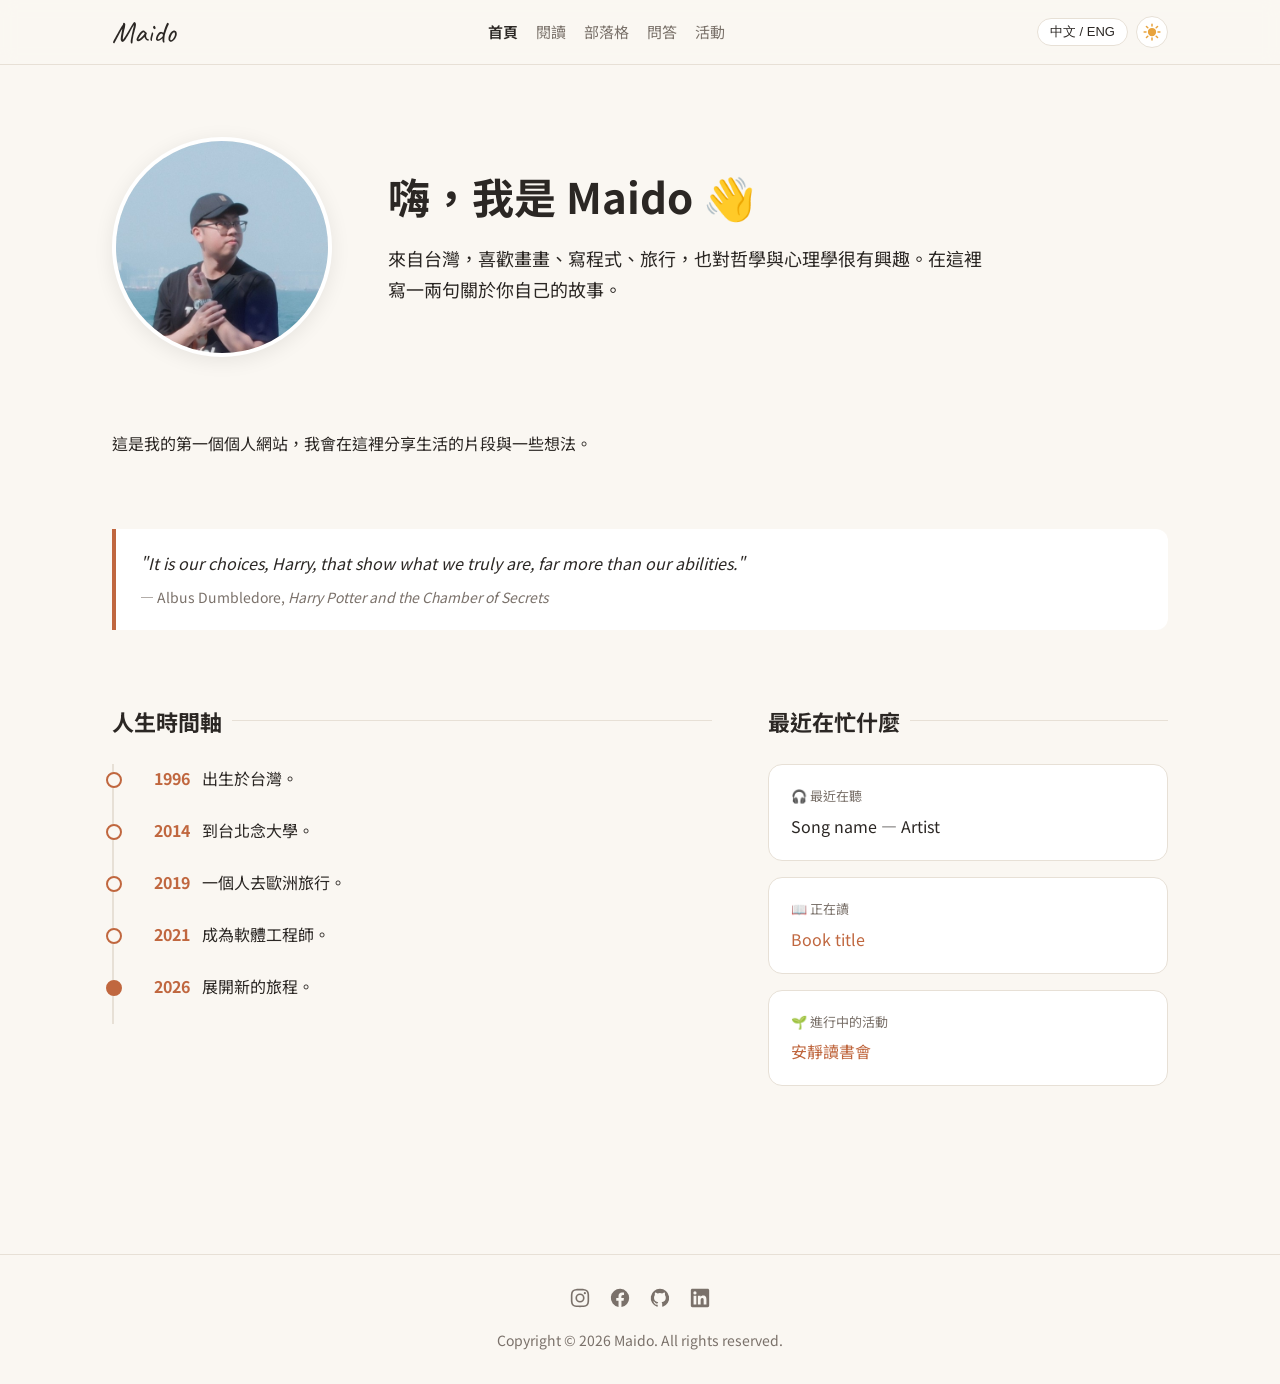
<file: index.html>
<!DOCTYPE html>
<html lang="zh-Hant">
<head>
  <meta charset="UTF-8">
  <meta name="viewport" content="width=device-width, initial-scale=1.0">
  <title>Maido</title>
  <link rel="preconnect" href="https://fonts.googleapis.com">
  <link href="https://fonts.googleapis.com/css2?family=Caveat:wght@600&family=Noto+Sans+TC:wght@400;600;700&display=swap" rel="stylesheet">
  <link rel="icon" href="favicon.svg" type="image/svg+xml">
  <link rel="icon" href="apple-touch-icon.png" type="image/png">
  <link rel="apple-touch-icon" href="apple-touch-icon.png">
  <link rel="stylesheet" href="style.css">
</head>
<body>
  <header></header>

  <main class="container">
    <!-- 自我介紹 -->
    <section class="intro fade-in">
      <!-- 把你的照片放進資料夾，命名為 avatar.jpg -->
      <img class="avatar" src="avatar.jpg" alt="Profile photo">
      <div>
        <h1>
          <span data-lang="zh">嗨，我是 Maido 👋</span>
          <span data-lang="en">Hi, I'm Maido 👋</span>
        </h1>
        <p data-lang="zh">來自台灣，喜歡畫畫、寫程式、旅行，也對哲學與心理學很有興趣。在這裡寫一兩句關於你自己的故事。</p>
        <p data-lang="en">From Taiwan. I love painting, coding and travel, and I'm curious about philosophy and psychology. Write a line or two about yourself here.</p>
      </div>
    </section>

    <!-- 網站目的 -->
    <section class="fade-in">
      <p data-lang="zh">這是我的第一個個人網站，我會在這裡分享生活的片段與一些想法。</p>
      <p data-lang="en">This is my first personal website, where I'll share moments of my life and some thoughts.</p>
    </section>

    <!-- 引言 -->
    <section class="fade-in">
      <blockquote>
        "It is our choices, Harry, that show what we truly are, far more than our abilities."
        <cite>— Albus Dumbledore, <i>Harry Potter and the Chamber of Secrets</i></cite>
      </blockquote>
    </section>

    <!-- 電腦版：左邊時間軸、右邊最近在忙什麼 -->
    <div class="two-col">
    <!-- 時間軸 -->
    <section class="fade-in">
      <h2><span data-lang="zh">人生時間軸</span><span data-lang="en">Life Timeline</span></h2>
      <ul class="timeline">
        <li>
          <span class="year">1996</span>
          <span data-lang="zh">出生於台灣。</span>
          <span data-lang="en">Born in Taiwan.</span>
        </li>
        <li>
          <span class="year">2014</span>
          <span data-lang="zh">到台北念大學。</span>
          <span data-lang="en">Moved to Taipei for university.</span>
        </li>
        <li>
          <span class="year">2019</span>
          <span data-lang="zh">一個人去歐洲旅行。</span>
          <span data-lang="en">Backpacked around Europe.</span>
        </li>
        <li>
          <span class="year">2021</span>
          <span data-lang="zh">成為軟體工程師。</span>
          <span data-lang="en">Started working as a software engineer.</span>
        </li>
        <li class="now">
          <span class="year">2026</span>
          <span data-lang="zh">展開新的旅程。</span>
          <span data-lang="en">Starting a new chapter.</span>
        </li>
      </ul>
    </section>

    <!-- 最近在做 -->
    <section class="fade-in">
      <h2><span data-lang="zh">最近在忙什麼</span><span data-lang="en">What I'm Into Lately</span></h2>
      <div class="grid">
        <div class="card">
          <div class="label">🎧 <span data-lang="zh">最近在聽</span><span data-lang="en">Listening to</span></div>
          <div>Song name — Artist</div>
        </div>
        <div class="card">
          <div class="label">📖 <span data-lang="zh">正在讀</span><span data-lang="en">Now reading</span></div>
          <a href="reading.html">Book title</a>
        </div>
        <div class="card">
          <div class="label">🌱 <span data-lang="zh">進行中的活動</span><span data-lang="en">Ongoing activity</span></div>
          <a href="activities.html"><span data-lang="zh">安靜讀書會</span><span data-lang="en">Quiet reading club</span></a>
        </div>
      </div>
    </section>
    </div>
  </main>

  <footer></footer>
  <script src="script.js"></script>
</body>
</html>
</file>
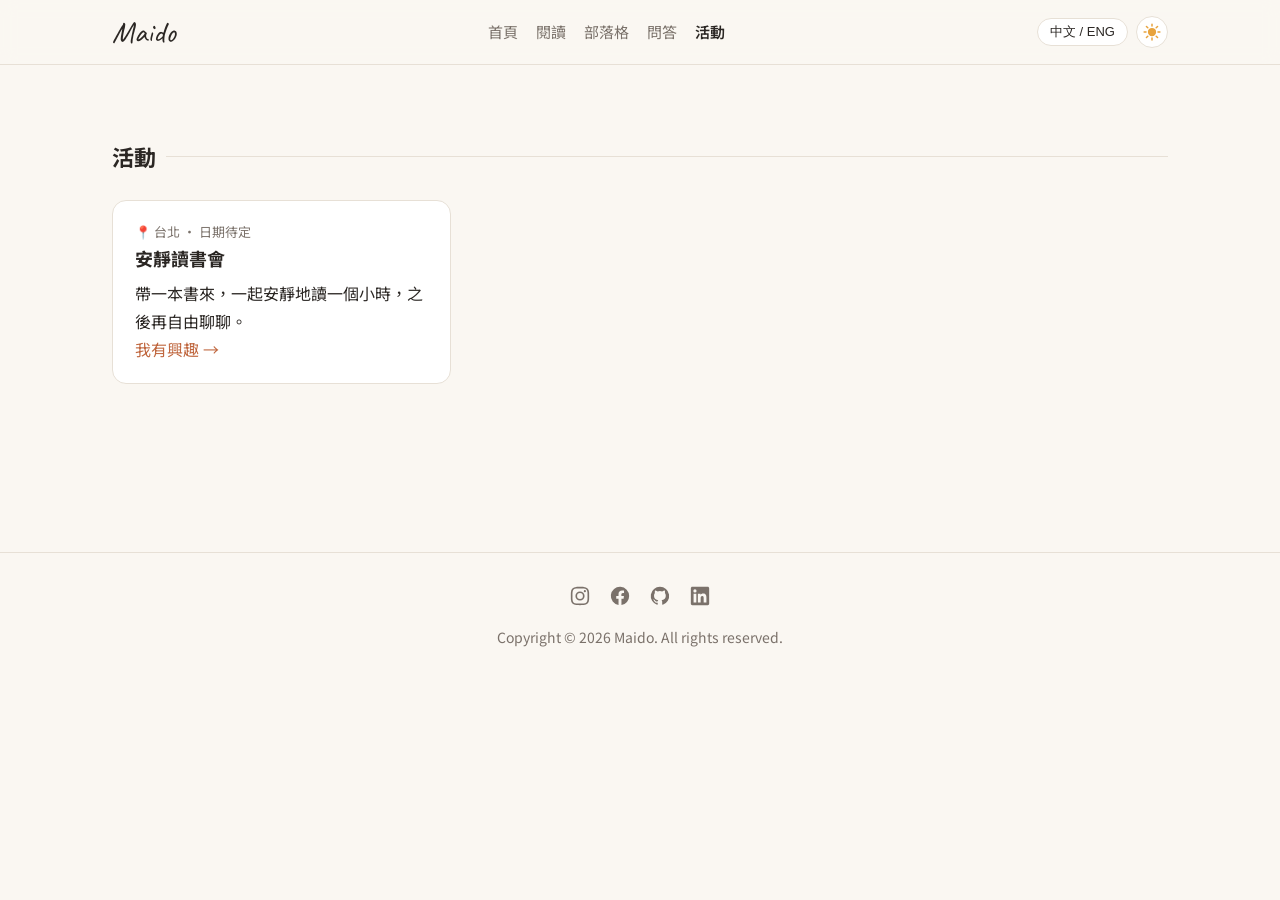
<file: activities.html>
<!DOCTYPE html>
<html lang="zh-Hant">
<head>
  <meta charset="UTF-8">
  <meta name="viewport" content="width=device-width, initial-scale=1.0">
  <title>Activities · Maido</title>
  <link rel="preconnect" href="https://fonts.googleapis.com">
  <link href="https://fonts.googleapis.com/css2?family=Caveat:wght@600&family=Noto+Sans+TC:wght@400;600;700&display=swap" rel="stylesheet">
  <link rel="icon" href="favicon.svg" type="image/svg+xml">
  <link rel="icon" href="apple-touch-icon.png" type="image/png">
  <link rel="apple-touch-icon" href="apple-touch-icon.png">
  <link rel="stylesheet" href="style.css">
</head>
<body>
  <header></header>

  <main class="container">
    <section class="fade-in">
      <h2><span data-lang="zh">活動</span><span data-lang="en">Activities</span></h2>
      <ul class="list">
        <li class="card">
          <div class="meta">📍 <span data-lang="zh">台北 · 日期待定</span><span data-lang="en">Taipei · Date TBD</span></div>
          <h3>
            <span data-lang="zh">安靜讀書會</span>
            <span data-lang="en">Quiet Reading Club</span>
          </h3>
          <p data-lang="zh">帶一本書來，一起安靜地讀一個小時，之後再自由聊聊。</p>
          <p data-lang="en">Bring a book, read quietly together for an hour, then chat if you like.</p>
          <p><a href="#"><span data-lang="zh">我有興趣 →</span><span data-lang="en">I'm interested →</span></a></p>
        </li>
      </ul>
    </section>
  </main>

  <footer></footer>
  <script src="script.js"></script>
</body>
</html>
</file>
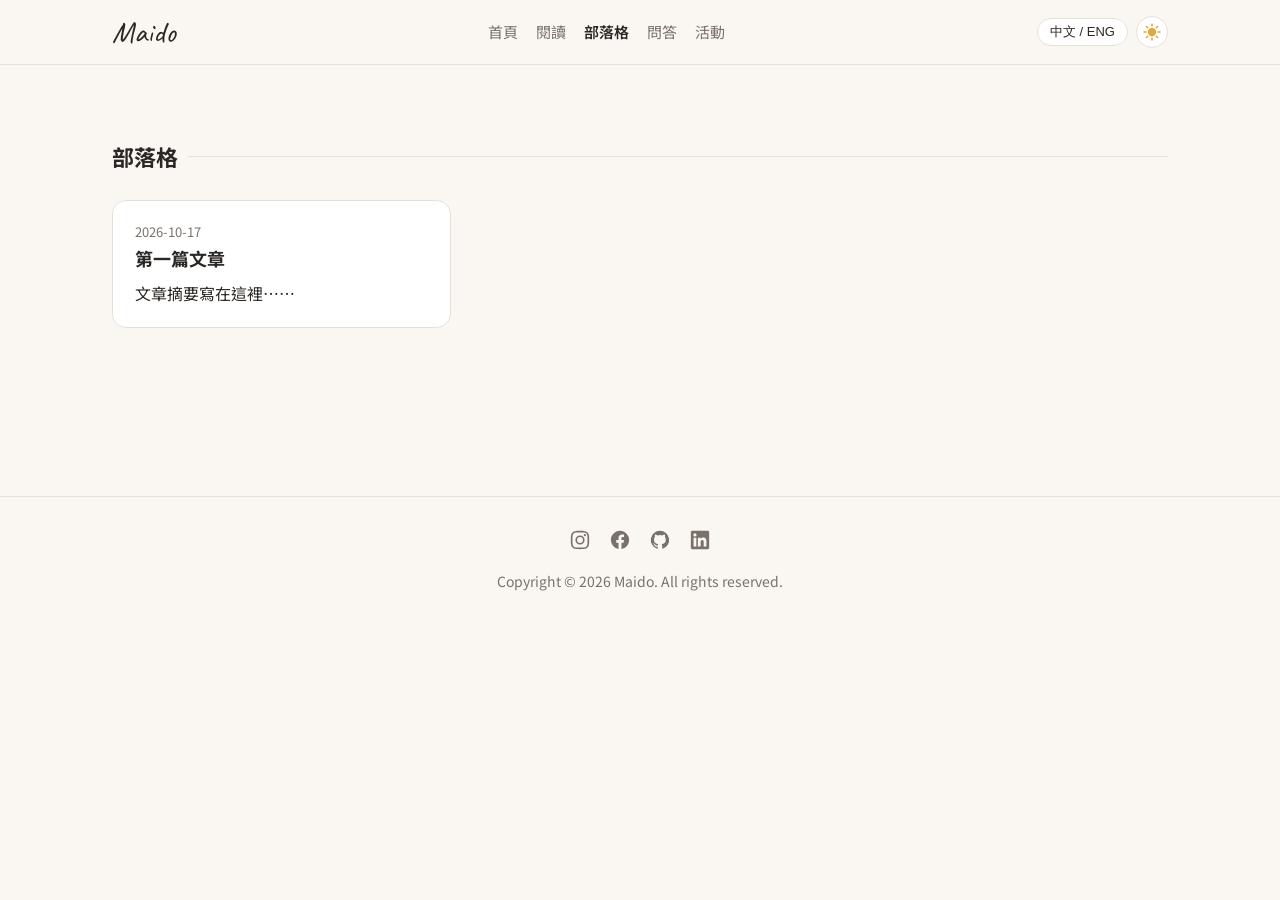
<file: blog.html>
<!DOCTYPE html>
<html lang="zh-Hant">
<head>
  <meta charset="UTF-8">
  <meta name="viewport" content="width=device-width, initial-scale=1.0">
  <title>Blog · Maido</title>
  <link rel="preconnect" href="https://fonts.googleapis.com">
  <link href="https://fonts.googleapis.com/css2?family=Caveat:wght@600&family=Noto+Sans+TC:wght@400;600;700&display=swap" rel="stylesheet">
  <link rel="icon" href="favicon.svg" type="image/svg+xml">
  <link rel="icon" href="apple-touch-icon.png" type="image/png">
  <link rel="apple-touch-icon" href="apple-touch-icon.png">
  <link rel="stylesheet" href="style.css">
</head>
<body>
  <header></header>

  <main class="container">
    <section class="fade-in">
      <h2><span data-lang="zh">部落格</span><span data-lang="en">Blog</span></h2>
      <ul class="list">
        <li class="card">
          <div class="meta">2026-10-17</div>
          <h3>
            <span data-lang="zh">第一篇文章</span>
            <span data-lang="en">My First Post</span>
          </h3>
          <p data-lang="zh">文章摘要寫在這裡……</p>
          <p data-lang="en">A short summary of the post…</p>
        </li>
      </ul>
    </section>
  </main>

  <footer></footer>
  <script src="script.js"></script>
</body>
</html>
</file>
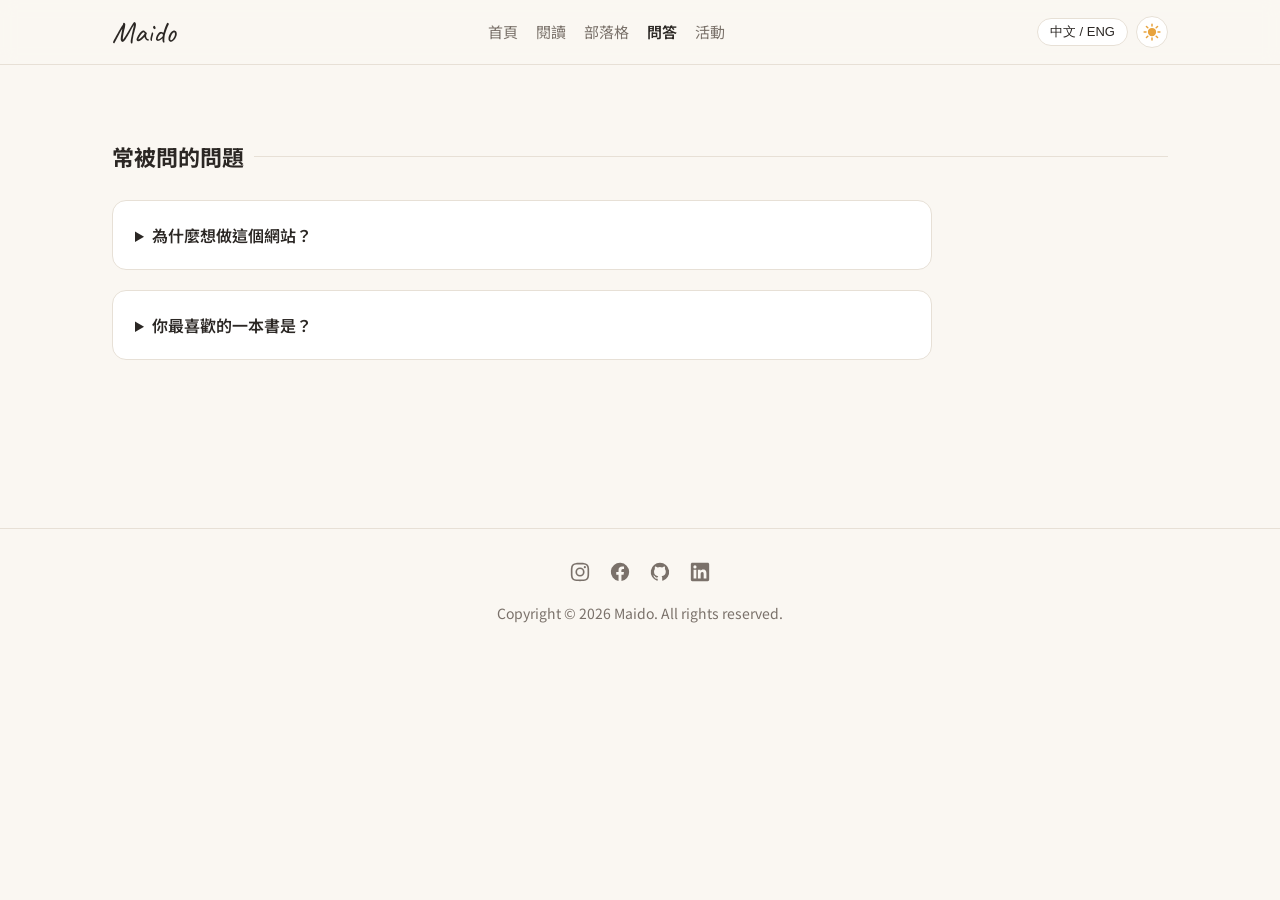
<file: questions.html>
<!DOCTYPE html>
<html lang="zh-Hant">
<head>
  <meta charset="UTF-8">
  <meta name="viewport" content="width=device-width, initial-scale=1.0">
  <title>Questions · Maido</title>
  <link rel="preconnect" href="https://fonts.googleapis.com">
  <link href="https://fonts.googleapis.com/css2?family=Caveat:wght@600&family=Noto+Sans+TC:wght@400;600;700&display=swap" rel="stylesheet">
  <link rel="icon" href="favicon.svg" type="image/svg+xml">
  <link rel="icon" href="apple-touch-icon.png" type="image/png">
  <link rel="apple-touch-icon" href="apple-touch-icon.png">
  <link rel="stylesheet" href="style.css">
</head>
<body>
  <header></header>

  <main class="container">
    <section class="fade-in">
      <h2><span data-lang="zh">常被問的問題</span><span data-lang="en">Questions</span></h2>
      <div class="list single">
        <details class="card">
          <summary>
            <span data-lang="zh">為什麼想做這個網站？</span>
            <span data-lang="en">Why did you make this website?</span>
          </summary>
          <p data-lang="zh">在這裡寫下你的回答。</p>
          <p data-lang="en">Write your answer here.</p>
        </details>
        <details class="card">
          <summary>
            <span data-lang="zh">你最喜歡的一本書是？</span>
            <span data-lang="en">What's your favorite book?</span>
          </summary>
          <p data-lang="zh">在這裡寫下你的回答。</p>
          <p data-lang="en">Write your answer here.</p>
        </details>
      </div>
    </section>
  </main>

  <footer></footer>
  <script src="script.js"></script>
</body>
</html>
</file>
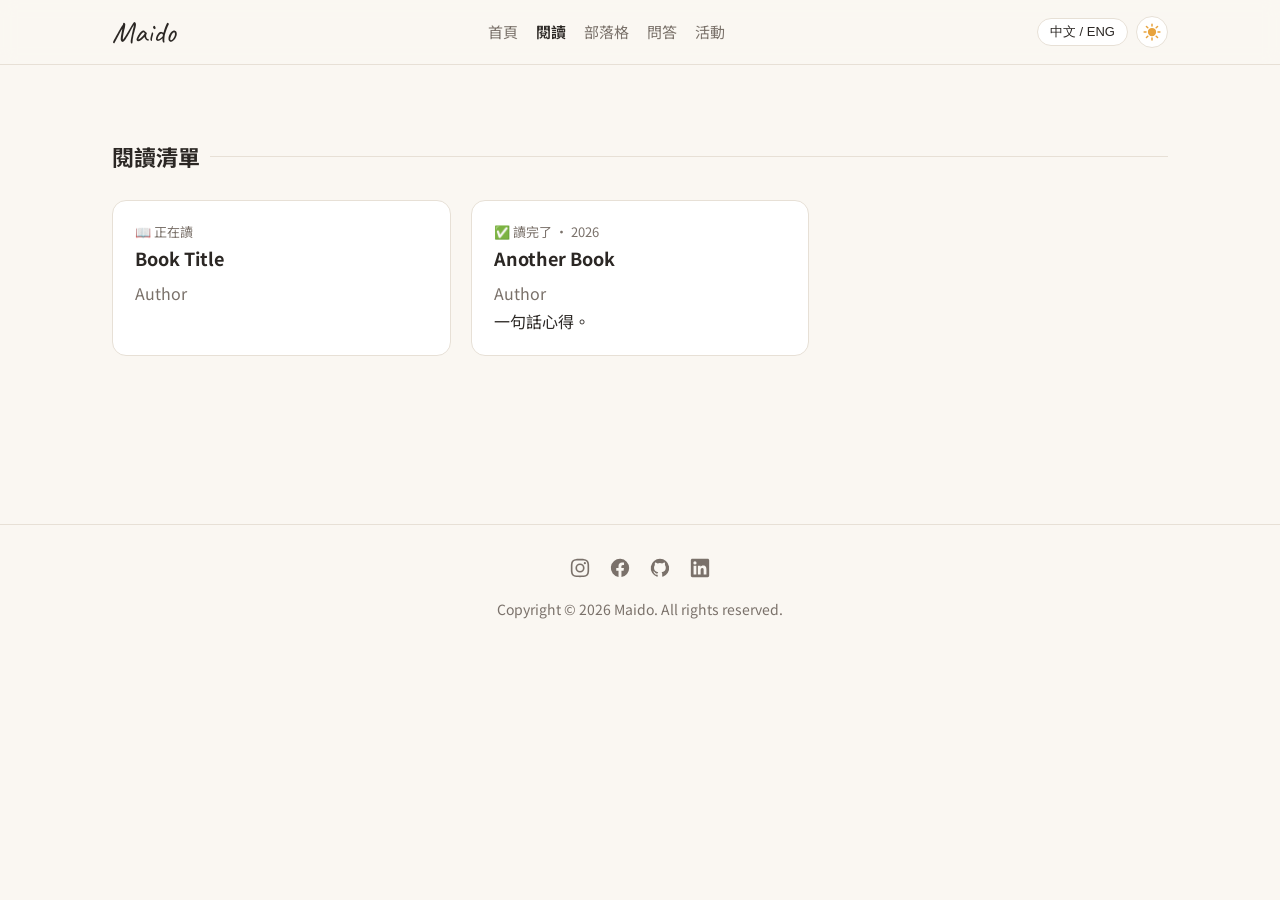
<file: reading.html>
<!DOCTYPE html>
<html lang="zh-Hant">
<head>
  <meta charset="UTF-8">
  <meta name="viewport" content="width=device-width, initial-scale=1.0">
  <title>Reading · Maido</title>
  <link rel="preconnect" href="https://fonts.googleapis.com">
  <link href="https://fonts.googleapis.com/css2?family=Caveat:wght@600&family=Noto+Sans+TC:wght@400;600;700&display=swap" rel="stylesheet">
  <link rel="icon" href="favicon.svg" type="image/svg+xml">
  <link rel="icon" href="apple-touch-icon.png" type="image/png">
  <link rel="apple-touch-icon" href="apple-touch-icon.png">
  <link rel="stylesheet" href="style.css">
</head>
<body>
  <header></header>

  <main class="container">
    <section class="fade-in">
      <h2><span data-lang="zh">閱讀清單</span><span data-lang="en">Reading List</span></h2>
      <ul class="list">
        <li class="card">
          <div class="meta">📖 <span data-lang="zh">正在讀</span><span data-lang="en">Reading now</span></div>
          <h3>Book Title</h3>
          <p class="muted">Author</p>
        </li>
        <li class="card">
          <div class="meta">✅ <span data-lang="zh">讀完了</span><span data-lang="en">Finished</span> · 2026</div>
          <h3>Another Book</h3>
          <p class="muted">Author</p>
          <p data-lang="zh">一句話心得。</p>
          <p data-lang="en">A one-line takeaway.</p>
        </li>
      </ul>
    </section>
  </main>

  <footer></footer>
  <script src="script.js"></script>
</body>
</html>
</file>
<file: style.css>
:root {
  --bg: #faf7f2;
  --surface: #ffffff;
  --text: #2b2724;
  --muted: #7a716a;
  --accent: #c0673f;
  --line: #e7e0d6;
  --max: 1120px;
}

/* 沒按過切換鈕時跟隨系統；按過之後以 data-theme 為準 */
@media (prefers-color-scheme: dark) {
  :root:not([data-theme="light"]) {
    --bg: #1b1917;
    --surface: #24211e;
    --text: #ece6df;
    --muted: #a39a91;
    --accent: #e58a5f;
    --line: #38332e;
  }
}
:root[data-theme="dark"] {
  --bg: #1b1917;
  --surface: #24211e;
  --text: #ece6df;
  --muted: #a39a91;
  --accent: #e58a5f;
  --line: #38332e;
}

body { transition: background-color .3s ease, color .3s ease; }

* { box-sizing: border-box; }

html { scroll-behavior: smooth; }

body {
  margin: 0;
  background: var(--bg);
  color: var(--text);
  font-family: "Noto Sans TC", -apple-system, "Segoe UI", sans-serif;
  line-height: 1.75;
}

a { color: var(--accent); text-decoration: none; }
a:hover { text-decoration: underline; }

.container {
  max-width: var(--max);
  margin: 0 auto;
  padding: 0 32px;
}
@media (max-width: 640px) {
  .container { padding: 0 16px; }
}

/* ---------- 語言切換 ---------- */
html[lang="zh-Hant"] [data-lang="en"],
html[lang="en"] [data-lang="zh"] { display: none !important; }

/* ---------- Header ---------- */
header {
  position: sticky;
  top: 0;
  z-index: 10;
  background: color-mix(in srgb, var(--bg) 88%, transparent);
  backdrop-filter: blur(8px);
  border-bottom: 1px solid var(--line);
}

.nav {
  display: flex;
  align-items: center;
  justify-content: space-between;
  gap: 16px;
  height: 64px;
}

.logo {
  font-family: "Caveat", cursive;
  font-size: 30px;
  color: var(--text);
}
.logo:hover { text-decoration: none; }

.nav-links {
  display: flex;
  gap: 18px;
  list-style: none;
  margin: 0;
  padding: 0;
  font-size: 15px;
}
.nav-links a { color: var(--muted); }
.nav-links a.active,
.nav-links a:hover { color: var(--text); text-decoration: none; }
.nav-links a.active { font-weight: 600; }

.lang-toggle {
  border: 1px solid var(--line);
  background: var(--surface);
  color: var(--text);
  border-radius: 999px;
  padding: 4px 12px;
  font-size: 13px;
  cursor: pointer;
  white-space: nowrap;
}

.nav-actions {
  display: flex;
  align-items: center;
  gap: 8px;
}

/* ---------- 日月切換 ---------- */
.theme-toggle {
  position: relative;
  width: 32px;
  height: 32px;
  border: 1px solid var(--line);
  background: var(--surface);
  color: var(--text);
  border-radius: 50%;
  cursor: pointer;
  overflow: hidden;
  padding: 0;
}
.theme-toggle svg {
  position: absolute;
  inset: 0;
  margin: auto;
  width: 18px;
  height: 18px;
  transition: transform .5s ease, opacity .3s ease;
}
.theme-toggle .sun { color: #e8a33d; }
.theme-toggle .moon { color: #f2d98a; opacity: 0; transform: rotate(-90deg) scale(.4); }
.theme-toggle.is-dark .sun { opacity: 0; transform: rotate(90deg) scale(.4); }
.theme-toggle.is-dark .moon { opacity: 1; transform: none; }

.menu-btn {
  display: none;
  background: none;
  border: none;
  font-size: 22px;
  color: var(--text);
  cursor: pointer;
}

@media (max-width: 640px) {
  .menu-btn { display: block; }
  .nav-links {
    display: none;
    position: absolute;
    top: 64px;
    left: 0;
    right: 0;
    flex-direction: column;
    gap: 0;
    background: var(--bg);
    border-bottom: 1px solid var(--line);
  }
  .nav-links.open { display: flex; }
  .nav-links a { display: block; padding: 12px 20px; }
}

/* ---------- 共用區塊 ---------- */
main.container { padding-top: 72px; padding-bottom: 96px; }
@media (max-width: 640px) {
  main.container { padding-top: 40px; padding-bottom: 64px; }
}

section { margin-bottom: 72px; }

h1 { font-size: 42px; line-height: 1.25; margin: 0 0 20px; }
@media (max-width: 640px) {
  h1 { font-size: 30px; }
}
h2 {
  font-size: 22px;
  margin: 0 0 24px;
  display: flex;
  align-items: center;
  gap: 10px;
}
h2::after {
  content: "";
  flex: 1;
  height: 1px;
  background: var(--line);
}

.muted { color: var(--muted); }

.card {
  background: var(--surface);
  border: 1px solid var(--line);
  border-radius: 14px;
  padding: 20px 22px;
}

.fade-in {
  opacity: 0;
  transform: translateY(16px);
  transition: opacity .6s ease, transform .6s ease;
}
.fade-in.visible { opacity: 1; transform: none; }

/* ---------- 自我介紹 ---------- */
.intro {
  display: flex;
  gap: 56px;
  align-items: center;
  font-size: 18px;
}
.intro p { max-width: 60ch; }
.avatar {
  width: 220px;
  height: 220px;
  flex-shrink: 0;
  border-radius: 50%;
  object-fit: cover;
  background: var(--line);
  border: 4px solid var(--surface);
  box-shadow: 0 4px 20px rgba(0,0,0,.08);
}
@media (max-width: 640px) {
  .intro { flex-direction: column; text-align: center; gap: 24px; font-size: 16px; }
  .avatar { width: 150px; height: 150px; }
}

/* ---------- 首頁左右兩欄（電腦版） ---------- */
.two-col {
  display: grid;
  grid-template-columns: 3fr 2fr;
  gap: 56px;
  align-items: start;
}
.two-col .grid { grid-template-columns: 1fr; }
@media (max-width: 900px) {
  .two-col { grid-template-columns: 1fr; gap: 0; }
  .two-col .grid { grid-template-columns: repeat(auto-fit, minmax(200px, 1fr)); }
}

/* ---------- 引言 ---------- */
blockquote {
  margin: 0;
  padding: 20px 24px;
  border-left: 4px solid var(--accent);
  background: var(--surface);
  border-radius: 0 12px 12px 0;
  font-style: italic;
}
blockquote cite {
  display: block;
  margin-top: 8px;
  font-size: 14px;
  font-style: normal;
  color: var(--muted);
}

/* ---------- 時間軸 ---------- */
.timeline {
  list-style: none;
  margin: 0;
  padding: 0 0 0 24px;
  border-left: 2px solid var(--line);
}
.timeline li {
  position: relative;
  padding: 0 0 24px 16px;
}
.timeline li::before {
  content: "";
  position: absolute;
  left: -32px;
  top: 8px;
  width: 12px;
  height: 12px;
  border-radius: 50%;
  background: var(--bg);
  border: 2px solid var(--accent);
}
.timeline li.now::before { background: var(--accent); }
.timeline .year {
  font-weight: 700;
  color: var(--accent);
  margin-right: 8px;
}

/* ---------- 最近在做 ---------- */
.grid {
  display: grid;
  grid-template-columns: repeat(auto-fit, minmax(200px, 1fr));
  gap: 16px;
}
.label {
  font-size: 13px;
  color: var(--muted);
  margin-bottom: 4px;
}

/* ---------- 列表頁（閱讀、部落格…） ---------- */
.list {
  list-style: none;
  padding: 0;
  margin: 0;
  display: grid;
  grid-template-columns: repeat(auto-fill, minmax(320px, 1fr));
  gap: 20px;
}
@media (max-width: 640px) {
  .list { grid-template-columns: 1fr; }
}
.list.single { grid-template-columns: 1fr; max-width: 820px; }
.list .meta { font-size: 13px; color: var(--muted); }
.list h3 { margin: 0 0 4px; font-size: 18px; }
.list p { margin: 0; }

details.card summary { cursor: pointer; font-weight: 600; }
details.card p { margin: 12px 0 0; }

/* ---------- Footer ---------- */
footer {
  border-top: 1px solid var(--line);
  padding: 32px 0;
  text-align: center;
  font-size: 14px;
  color: var(--muted);
}
.socials {
  display: flex;
  justify-content: center;
  gap: 18px;
  margin-bottom: 12px;
}
.socials a { color: var(--muted); }
.socials a:hover { color: var(--accent); }
.socials svg { width: 22px; height: 22px; fill: currentColor; }
</file>
